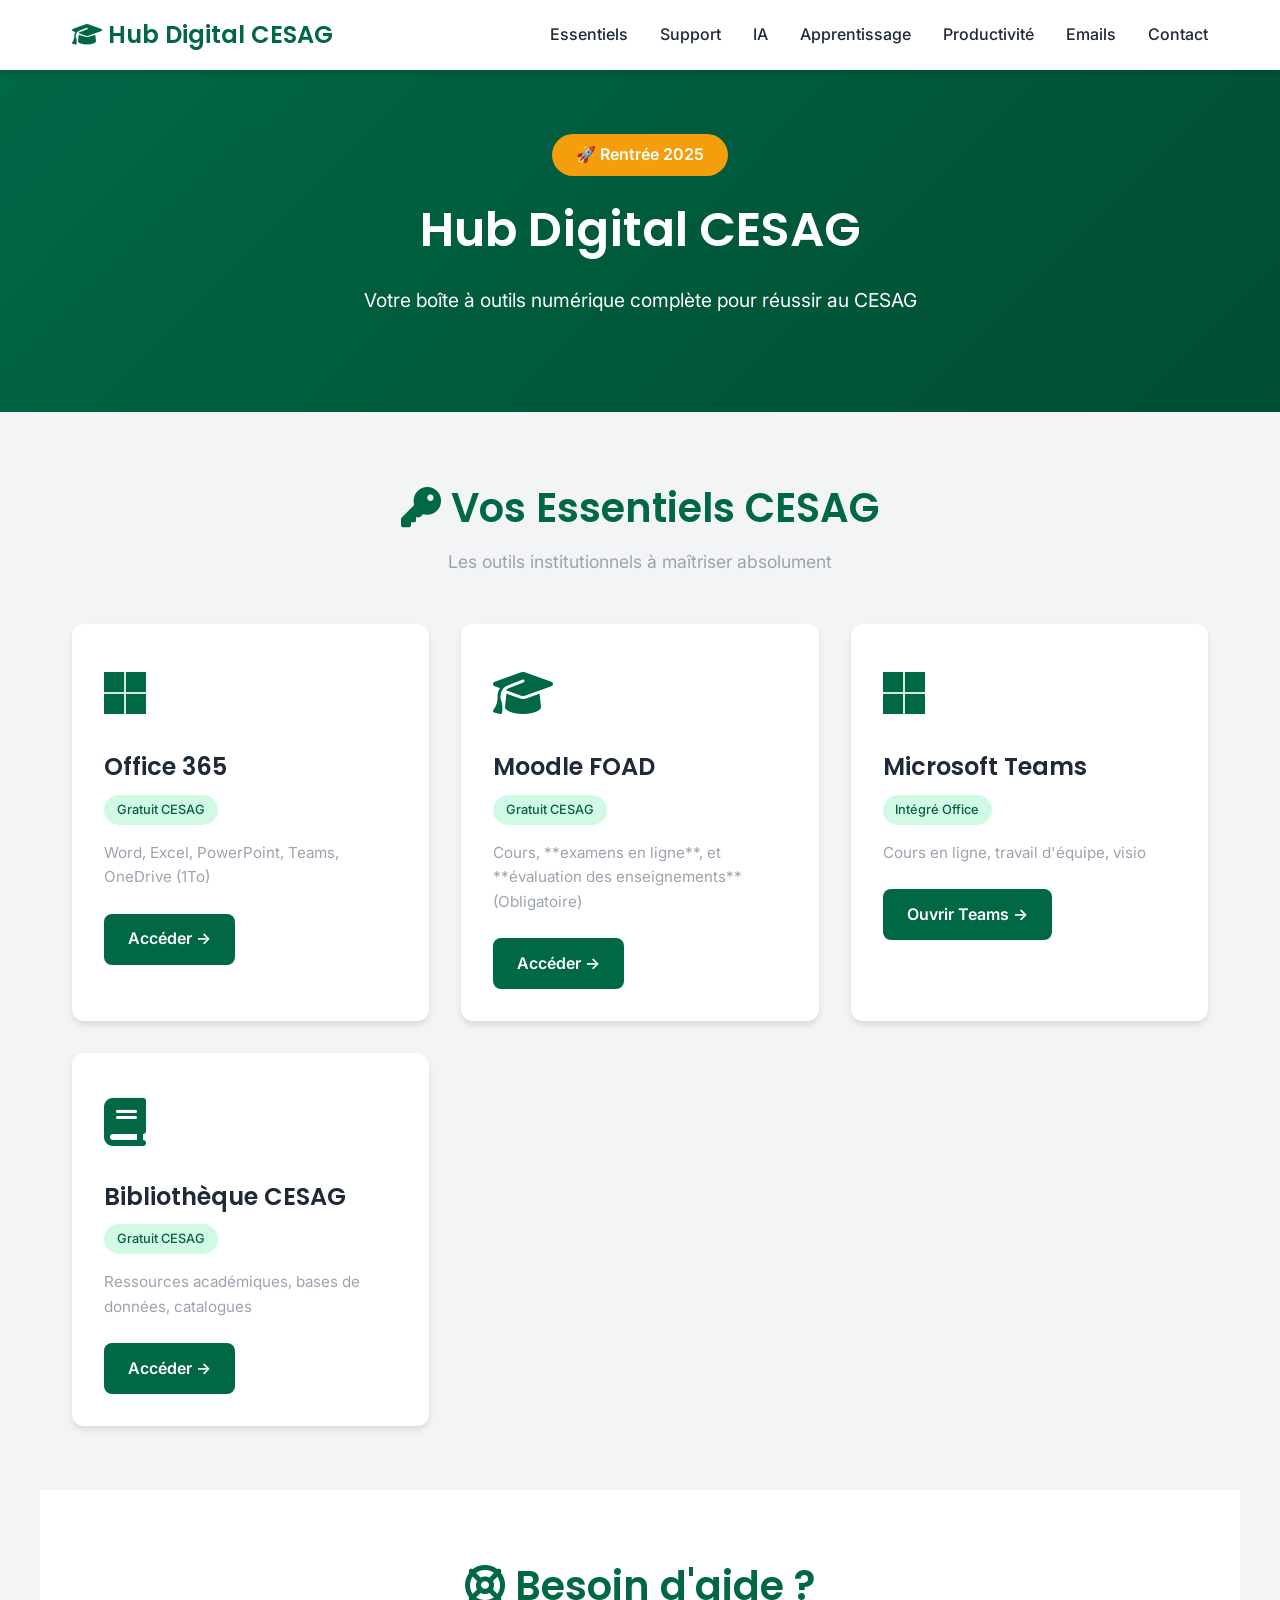
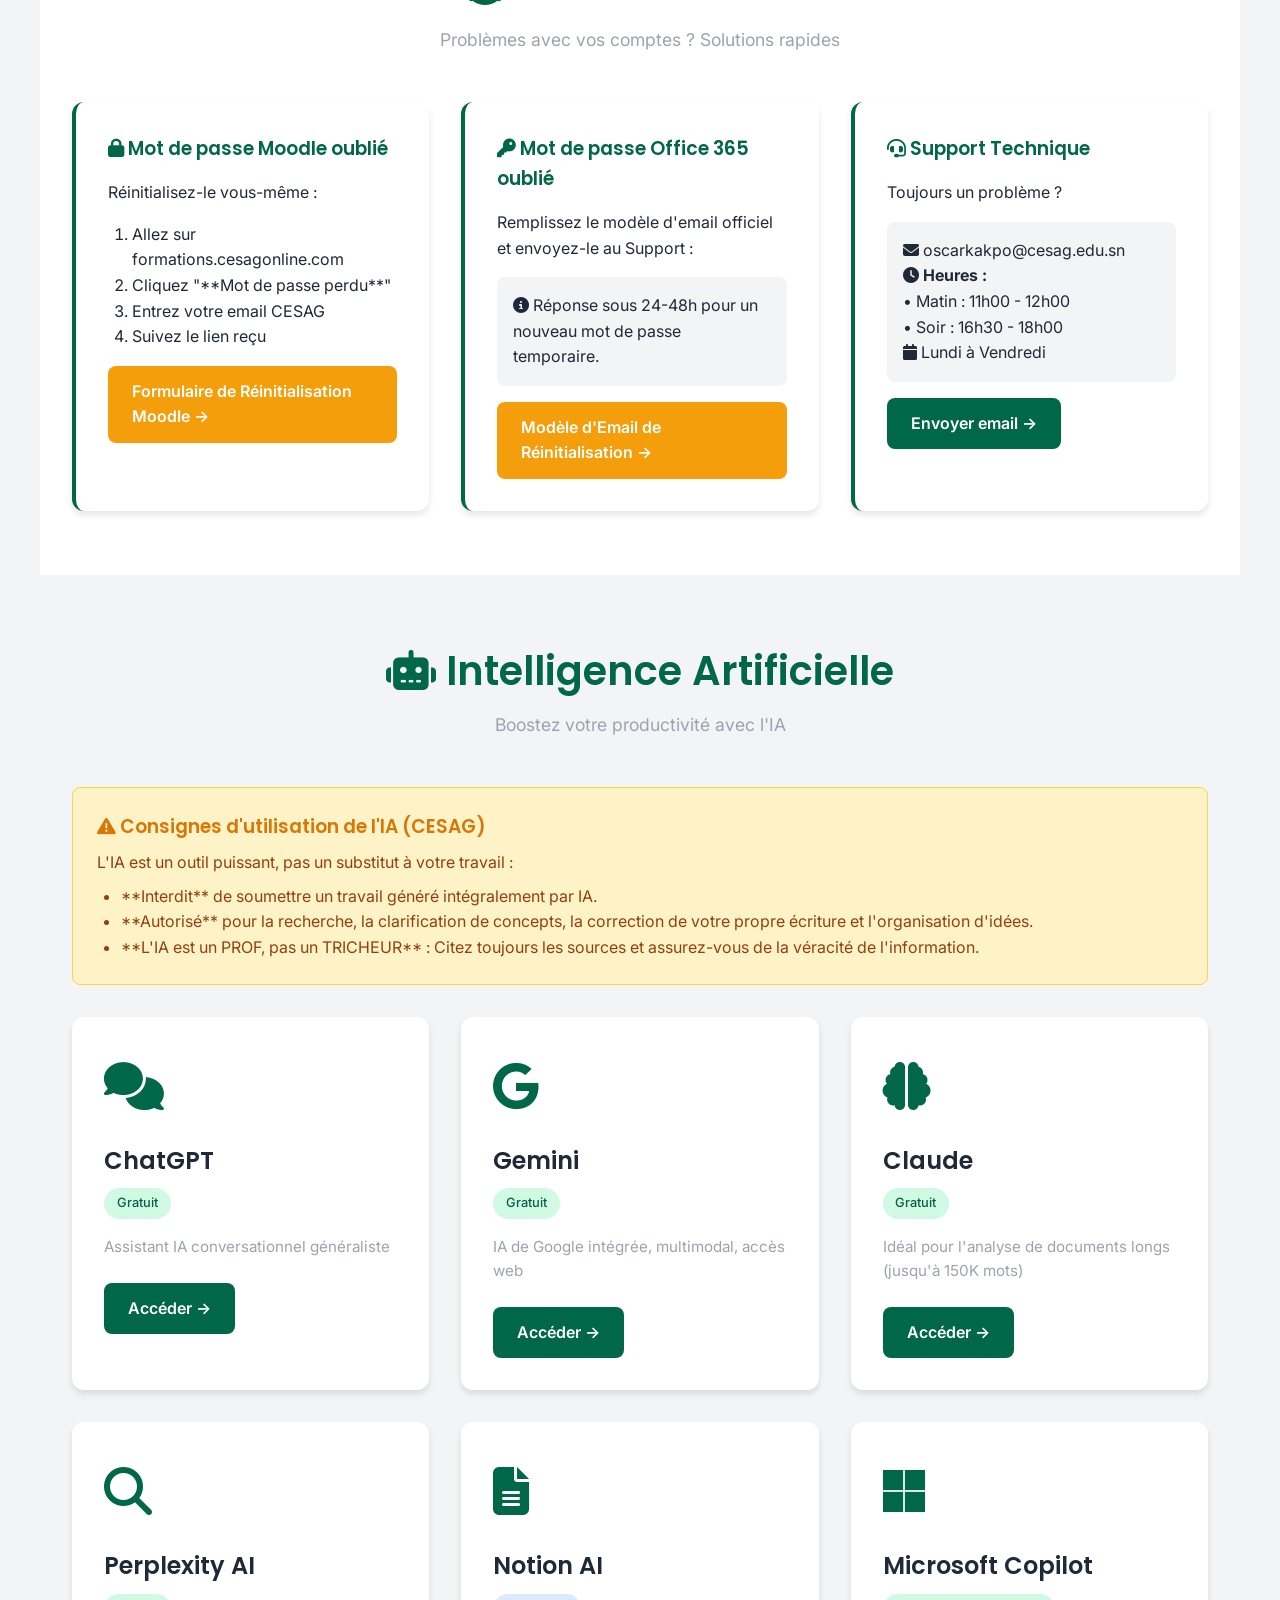
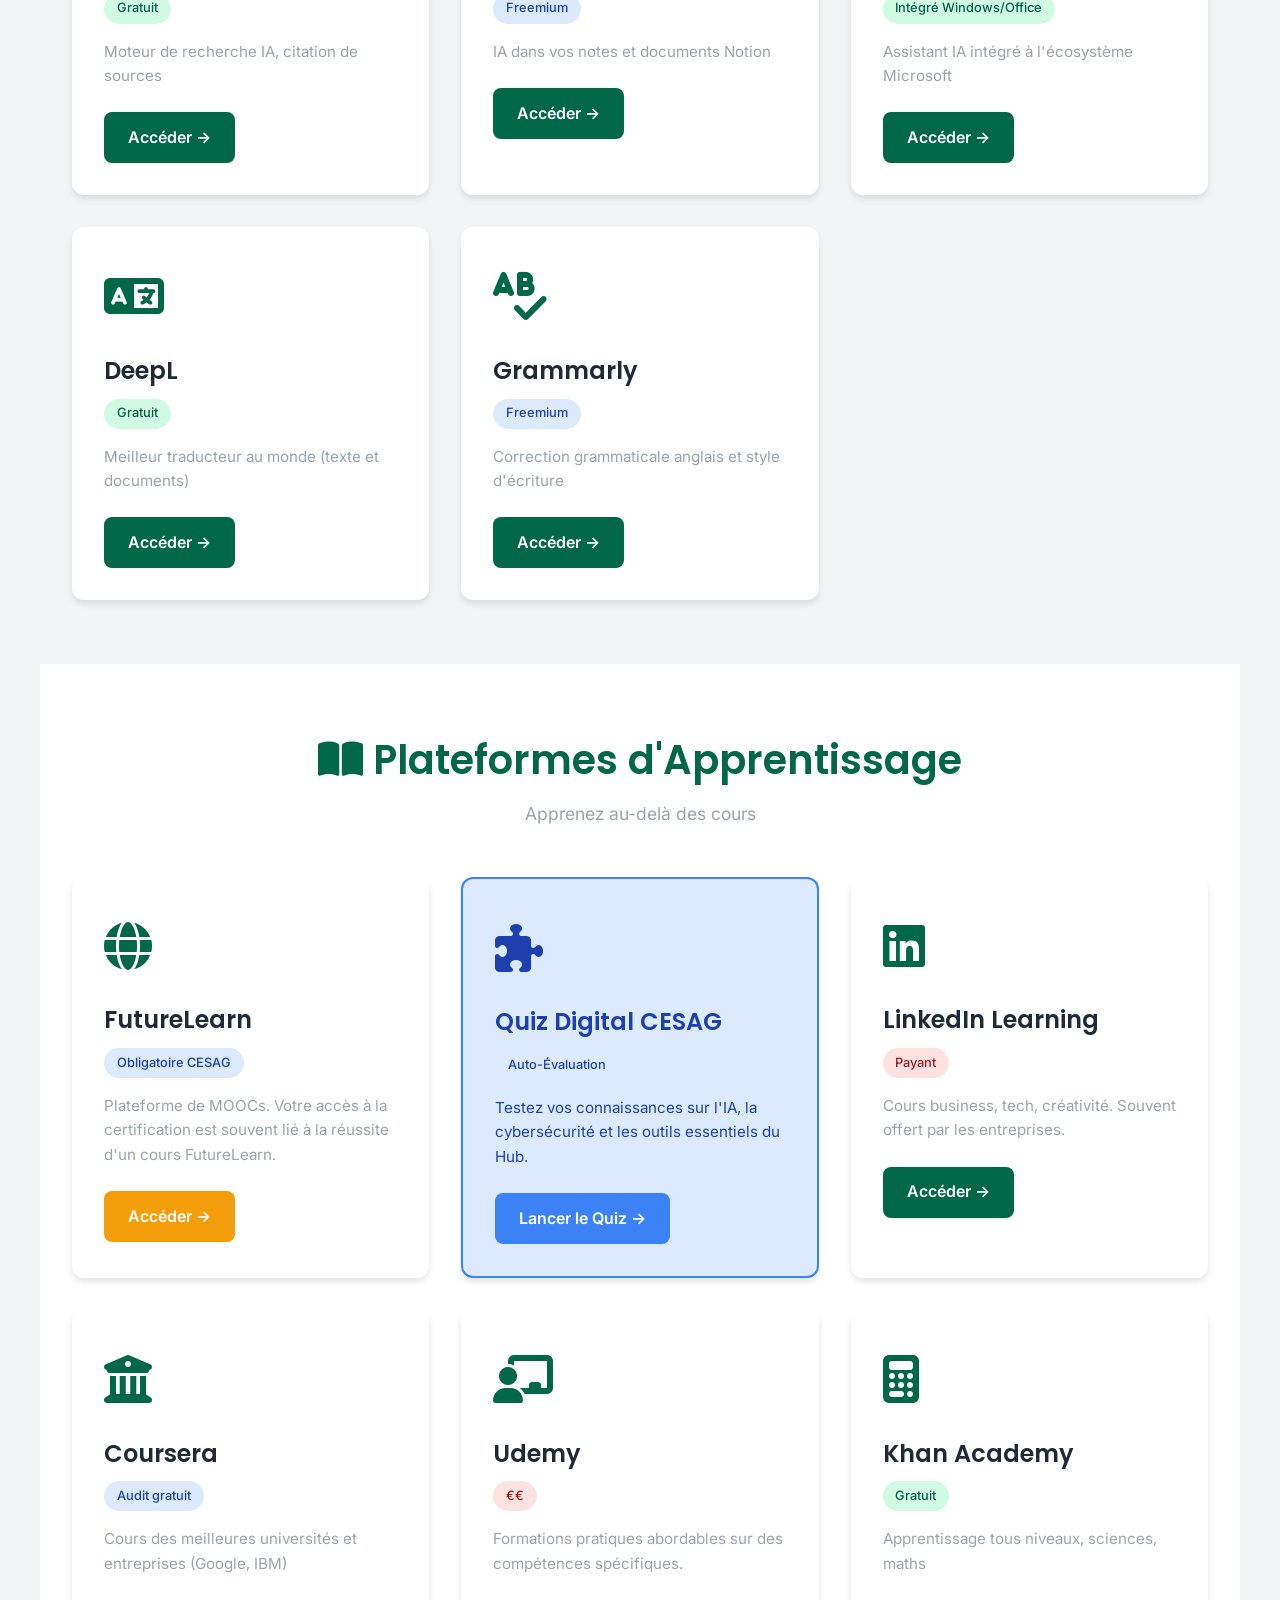
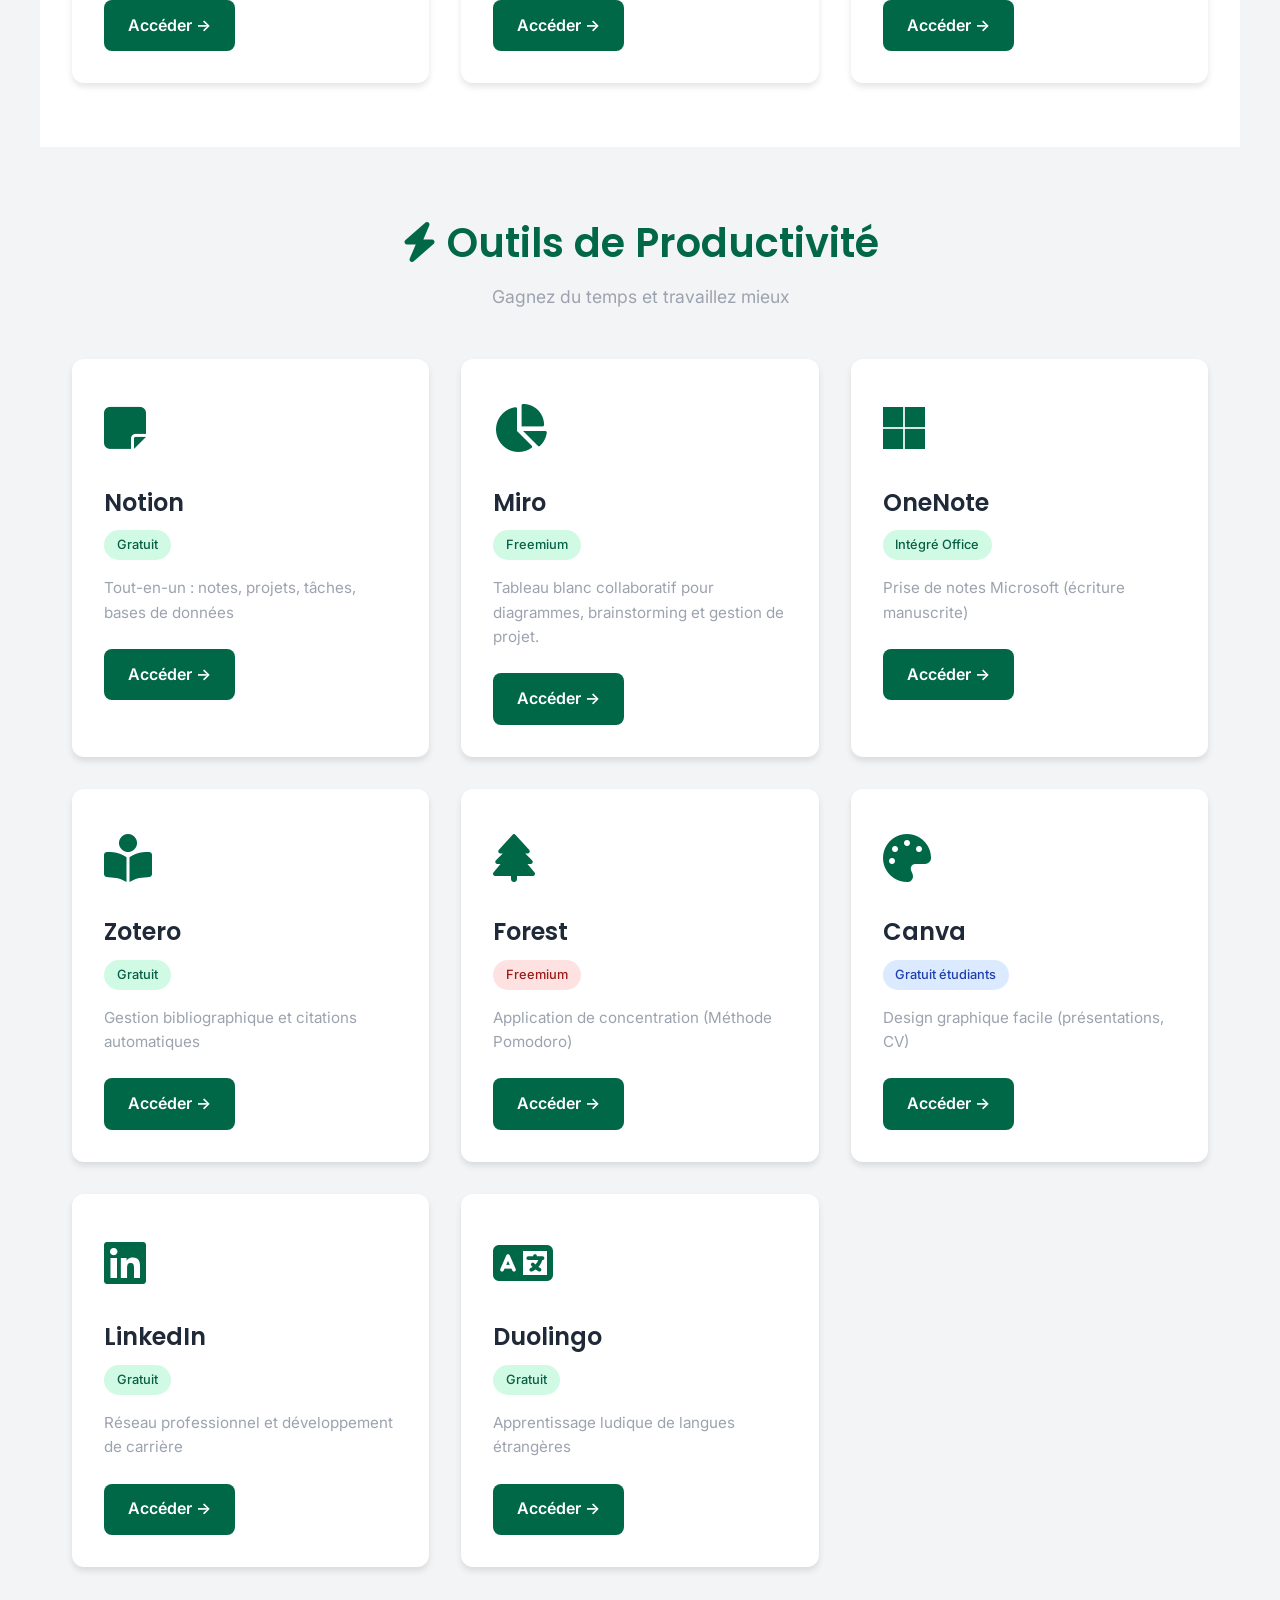
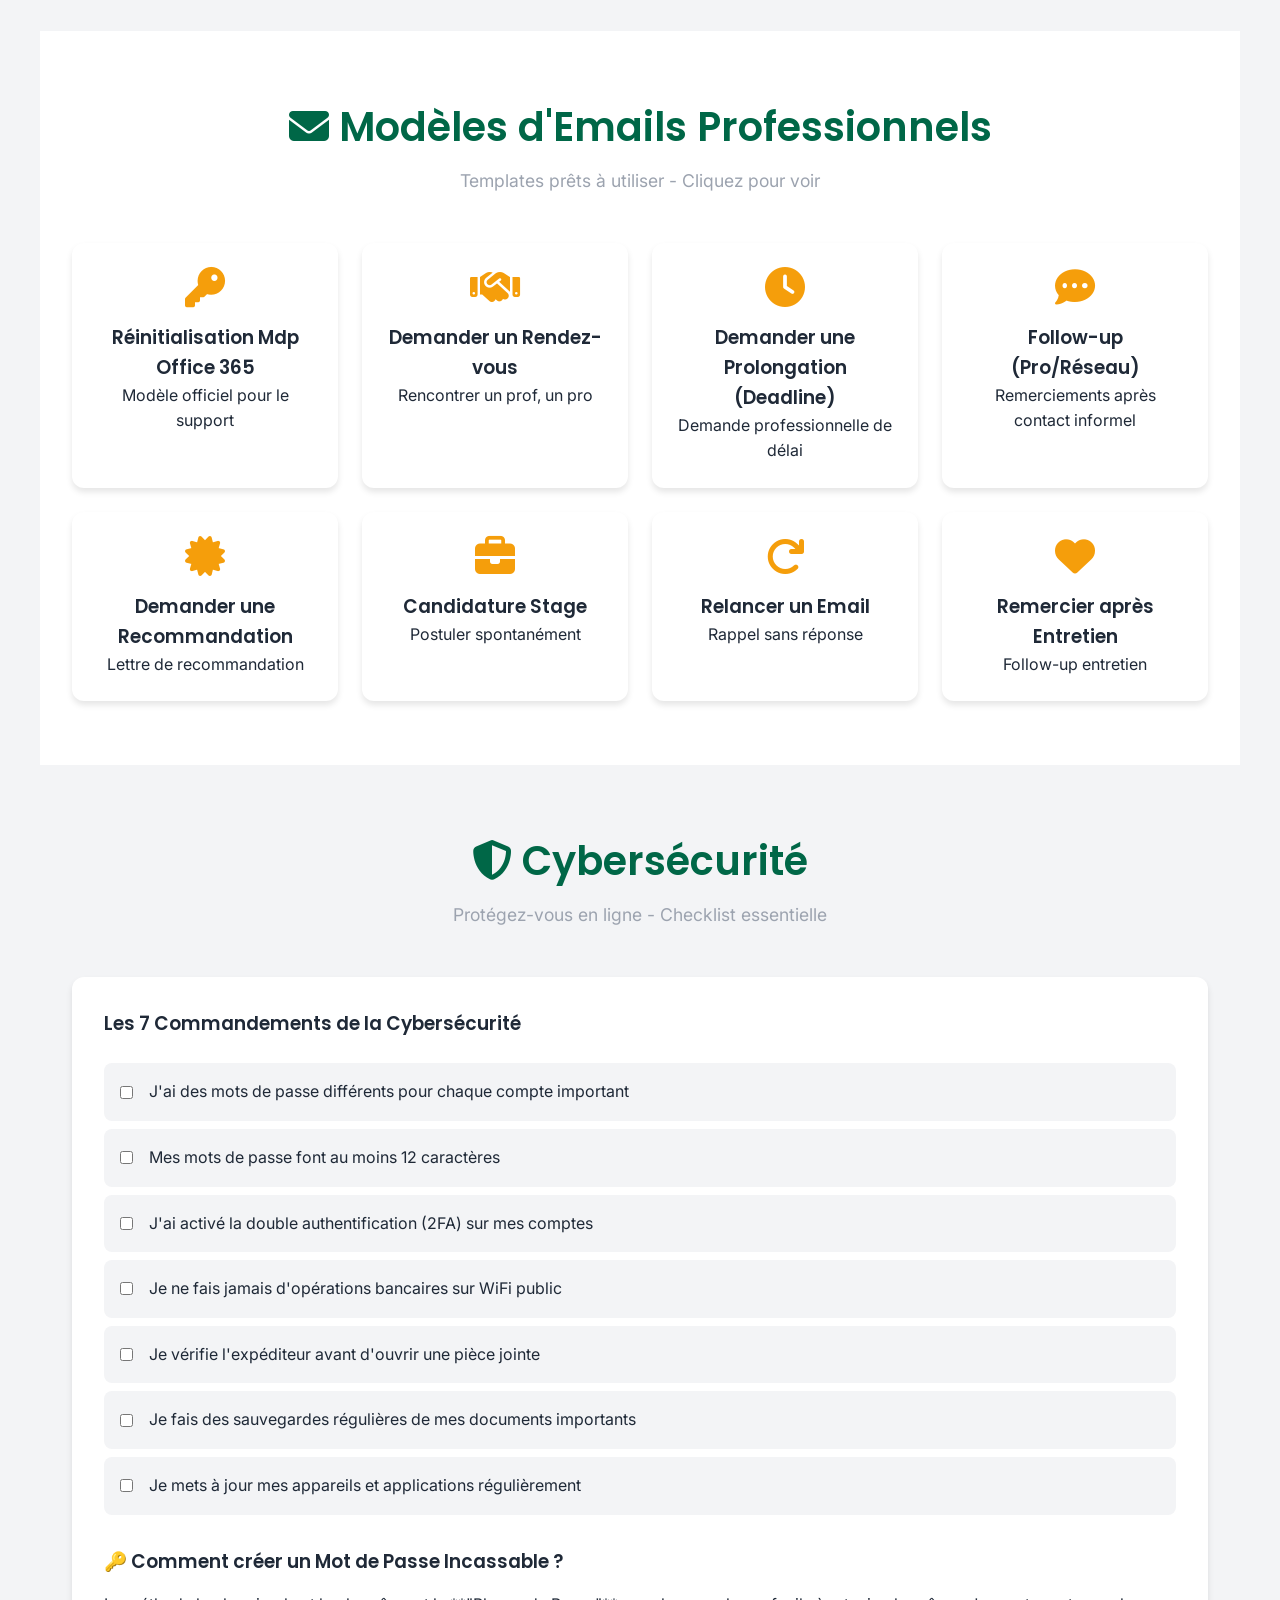
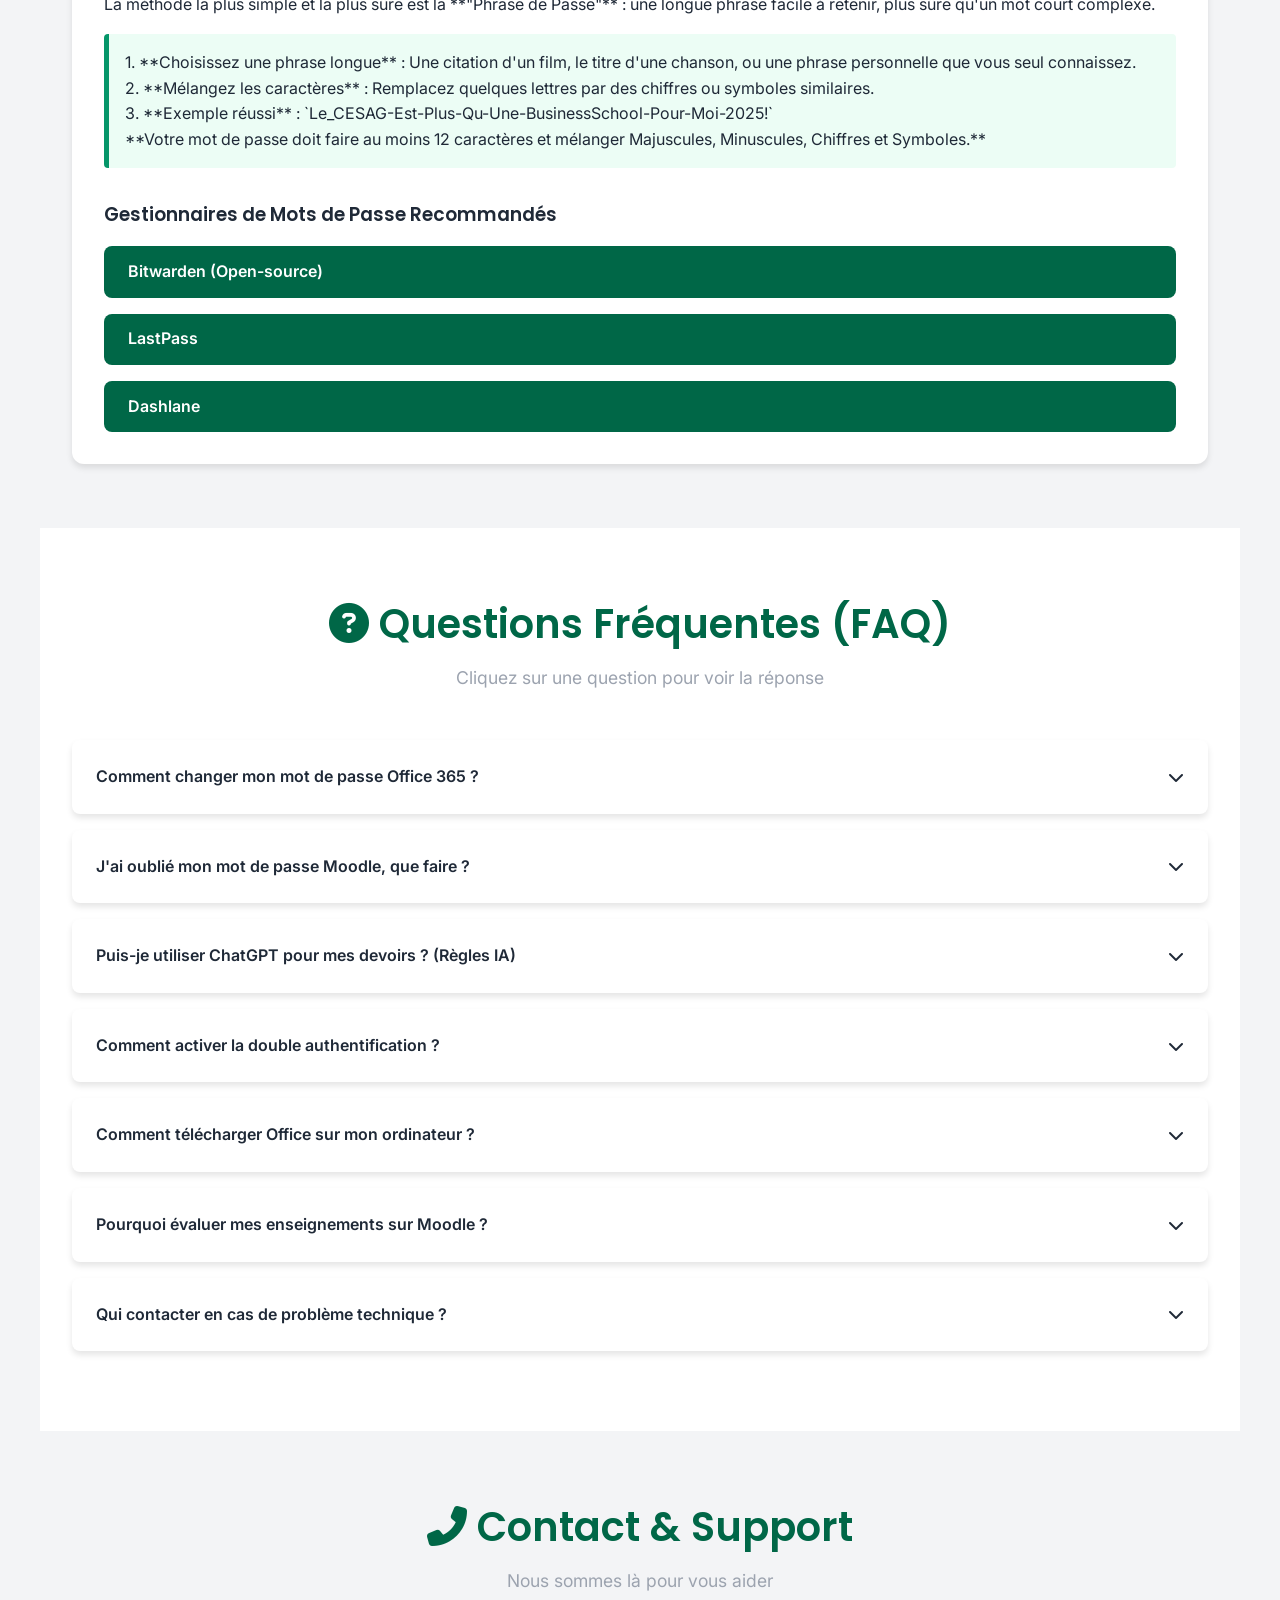
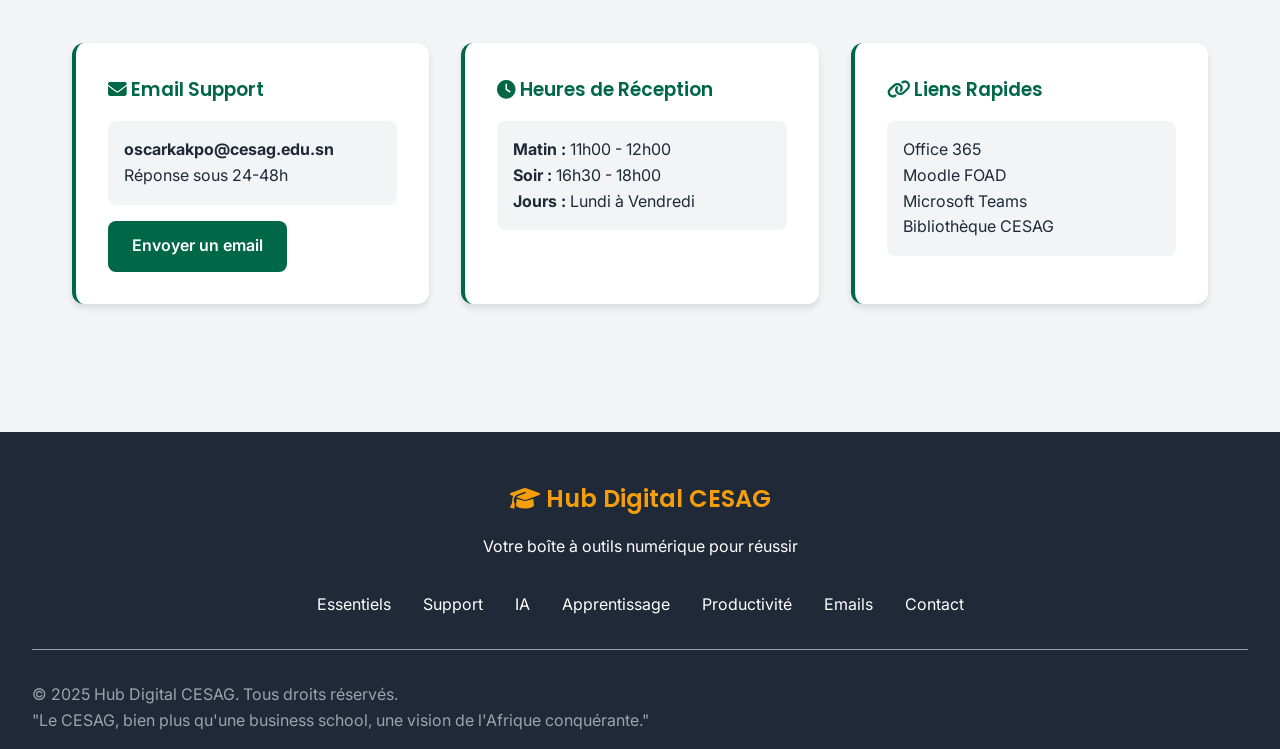
<file: Hub digital CESAG.html>
<!DOCTYPE html>
<html lang="fr">
<head>
    <meta charset="UTF-8">
    <meta name="viewport" content="width=device-width, initial-scale=1.0">
    <title>Hub Digital CESAG - Votre boîte à outils numérique</title>
    <link href="https://fonts.googleapis.com/css2?family=Poppins:wght@400;500;600;700&family=Inter:wght@300;400;500;600&display=swap" rel="stylesheet">
    <link rel="stylesheet" href="https://cdnjs.cloudflare.com/ajax/libs/font-awesome/6.4.0/css/all.min.css">
    
    <style>
        :root {
            --vert-cesag: #006747;
            --orange-cesag: #F59E0B;
            --blanc: #FFFFFF;
            --gris-clair: #F3F4F6;
            --gris-moyen: #9CA3AF;
            --gris-fonce: #1F2937;
            --vert-hover: #004d34;
            --shadow: 0 4px 6px rgba(0, 0, 0, 0.1);
            --shadow-lg: 0 10px 25px rgba(0, 0, 0, 0.15);
        }

        * {
            margin: 0;
            padding: 0;
            box-sizing: border-box;
        }

        body {
            font-family: 'Inter', sans-serif;
            background-color: var(--gris-clair);
            color: var(--gris-fonce);
            line-height: 1.6;
        }

        h1, h2, h3 { font-family: 'Poppins', sans-serif; font-weight: 600; }
        a { text-decoration: none; color: inherit; }
        button { cursor: pointer; border: none; outline: none; }

        .navbar {
            position: sticky;
            top: 0;
            z-index: 1000;
            background: var(--blanc);
            box-shadow: var(--shadow);
            padding: 1rem 0;
        }

        .navbar-container {
            max-width: 1200px;
            margin: 0 auto;
            padding: 0 2rem;
            display: flex;
            justify-content: space-between;
            align-items: center;
        }

        .navbar-logo h1 {
            font-size: 1.5rem;
            color: var(--vert-cesag);
        }

        .navbar-menu {
            display: flex;
            gap: 2rem;
            list-style: none;
        }

        .navbar-menu a {
            color: var(--gris-fonce);
            font-weight: 500;
            transition: color 0.3s;
        }

        .navbar-menu a:hover { color: var(--vert-cesag); }

        .hero {
            background: linear-gradient(135deg, var(--vert-cesag) 0%, var(--vert-hover) 100%);
            color: var(--blanc);
            padding: 4rem 2rem;
            text-align: center;
        }

        .hero h1 {
            font-size: 3rem;
            margin-bottom: 1rem;
        }

        .hero p {
            font-size: 1.2rem;
            margin-bottom: 2rem;
        }

        .hero-badge {
            display: inline-block;
            background: var(--orange-cesag);
            padding: 0.5rem 1.5rem;
            border-radius: 50px;
            font-weight: 600;
            margin-bottom: 1rem;
        }

        .section {
            max-width: 1200px;
            margin: 0 auto;
            padding: 4rem 2rem;
        }

        .section-header {
            text-align: center;
            margin-bottom: 3rem;
        }

        .section-header h2 {
            font-size: 2.5rem;
            color: var(--vert-cesag);
            margin-bottom: 0.5rem;
        }

        .section-header p {
            font-size: 1.1rem;
            color: var(--gris-moyen);
        }

        .cards-grid {
            display: grid;
            grid-template-columns: repeat(auto-fit, minmax(280px, 1fr));
            gap: 2rem;
        }

        .card {
            background: var(--blanc);
            padding: 2rem;
            border-radius: 12px;
            box-shadow: var(--shadow);
            transition: transform 0.3s, box-shadow 0.3s;
        }

        .card:hover {
            transform: translateY(-5px);
            box-shadow: var(--shadow-lg);
        }

        .card-icon {
            font-size: 3rem;
            color: var(--vert-cesag);
            margin-bottom: 1rem;
        }

        .card-title {
            font-size: 1.5rem;
            color: var(--gris-fonce);
            margin-bottom: 0.5rem;
        }

        .card-description {
            color: var(--gris-moyen);
            margin-bottom: 1.5rem;
            font-size: 0.95rem;
        }

        .card-tag {
            display: inline-block;
            padding: 0.3rem 0.8rem;
            border-radius: 20px;
            font-size: 0.8rem;
            font-weight: 500;
            margin-bottom: 1rem;
        }

        .card-tag.gratuit { background: #D1FAE5; color: #065F46; }
        .card-tag.payant { background: #FEE2E2; color: #991B1B; }
        .card-tag.etudiant { background: #DBEAFE; color: #1E40AF; }

        .btn {
            display: inline-block;
            padding: 0.8rem 1.5rem;
            border-radius: 8px;
            font-weight: 600;
            transition: all 0.3s;
        }

        .btn-primary {
            background: var(--vert-cesag);
            color: var(--blanc);
        }

        .btn-primary:hover { background: var(--vert-hover); }

        .btn-secondary {
            background: var(--orange-cesag);
            color: var(--blanc);
        }

        .btn-secondary:hover { background: #D97706; }

        .support-grid {
            display: grid;
            grid-template-columns: repeat(auto-fit, minmax(300px, 1fr));
            gap: 2rem;
        }

        .support-card {
            background: var(--blanc);
            padding: 2rem;
            border-radius: 12px;
            box-shadow: var(--shadow);
            border-left: 4px solid var(--vert-cesag);
        }

        .support-card h3 {
            color: var(--vert-cesag);
            margin-bottom: 1rem;
        }

        .support-info {
            margin: 1rem 0;
            padding: 1rem;
            background: var(--gris-clair);
            border-radius: 8px;
        }

        .email-templates {
            display: grid;
            grid-template-columns: repeat(auto-fit, minmax(250px, 1fr));
            gap: 1.5rem;
        }

        .email-card {
            background: var(--blanc);
            padding: 1.5rem;
            border-radius: 12px;
            box-shadow: var(--shadow);
            cursor: pointer;
            transition: all 0.3s;
            text-align: center;
        }

        .email-card:hover {
            transform: translateY(-3px);
            box-shadow: var(--shadow-lg);
            border: 2px solid var(--vert-cesag);
        }

        .email-card i {
            font-size: 2.5rem;
            color: var(--orange-cesag);
            margin-bottom: 1rem;
        }

        .modal {
            display: none;
            position: fixed;
            z-index: 2000;
            left: 0;
            top: 0;
            width: 100%;
            height: 100%;
            background: rgba(0, 0, 0, 0.7);
        }

        .modal-content {
            background: var(--blanc);
            margin: 5% auto;
            padding: 2rem;
            border-radius: 12px;
            max-width: 700px;
            max-height: 80vh;
            overflow-y: auto;
            position: relative;
        }
        
        #quizModal .modal-content {
            max-width: 500px;
        }
        
        .modal-close {
            position: absolute;
            top: 1rem;
            right: 1rem;
            font-size: 2rem;
            color: var(--gris-moyen);
            cursor: pointer;
        }

        .modal-close:hover { color: var(--gris-fonce); }

        .email-template {
            background: var(--gris-clair);
            padding: 1.5rem;
            border-radius: 8px;
            margin: 1rem 0;
            font-family: 'Courier New', monospace;
            white-space: pre-wrap;
            font-size: 0.9rem;
        }

        .copy-btn {
            background: var(--vert-cesag);
            color: var(--blanc);
            padding: 0.8rem 1.5rem;
            border-radius: 8px;
            font-weight: 600;
            margin-top: 1rem;
            cursor: pointer;
        }

        .copy-btn:hover { background: var(--vert-hover); }

        .checklist {
            background: var(--blanc);
            padding: 2rem;
            border-radius: 12px;
            box-shadow: var(--shadow);
        }

        .checklist-item {
            display: flex;
            align-items: center;
            gap: 1rem;
            padding: 1rem;
            margin: 0.5rem 0;
            background: var(--gris-clair);
            border-radius: 8px;
        }

        .faq-item {
            background: var(--blanc);
            margin: 1rem 0;
            border-radius: 8px;
            box-shadow: var(--shadow);
            overflow: hidden;
        }

        .faq-question {
            padding: 1.5rem;
            cursor: pointer;
            display: flex;
            justify-content: space-between;
            align-items: center;
            font-weight: 600;
            color: var(--gris-fonce);
        }

        .faq-question:hover { background: var(--gris-clair); }

        .faq-answer {
            max-height: 0;
            overflow: hidden;
            transition: max-height 0.3s ease;
            padding: 0 1.5rem;
            color: var(--gris-moyen);
        }

        .faq-answer.active {
            max-height: 500px;
            padding: 1.5rem;
        }

        .faq-icon {
            transition: transform 0.3s;
        }

        .faq-icon.active { transform: rotate(180deg); }

        .footer {
            background: var(--gris-fonce);
            color: var(--blanc);
            padding: 3rem 2rem 1rem;
            margin-top: 4rem;
        }

        .footer-container {
            max-width: 1200px;
            margin: 0 auto;
            text-align: center;
        }

        .footer-bottom {
            margin-top: 2rem;
            padding-top: 2rem;
            border-top: 1px solid var(--gris-moyen);
            color: var(--gris-moyen);
        }

        .back-to-top {
            position: fixed;
            bottom: 2rem;
            right: 2rem;
            background: var(--vert-cesag);
            color: var(--blanc);
            width: 50px;
            height: 50px;
            border-radius: 50%;
            display: flex;
            align-items: center;
            justify-content: center;
            font-size: 1.5rem;
            cursor: pointer;
            opacity: 0;
            visibility: hidden;
            transition: all 0.3s;
            z-index: 1000;
        }

        .back-to-top.show {
            opacity: 1;
            visibility: visible;
        }

        .back-to-top:hover {
            background: var(--vert-hover);
            transform: translateY(-5px);
        }

        .ia-alert {
            background: #FEF3C7; /* Jaune clair */
            border: 1px solid #FCD34D; /* Jaune moyen */
            color: #92400E; /* Marron foncé */
            padding: 1.5rem;
            border-radius: 8px;
            margin-bottom: 2rem;
            text-align: left;
        }
        .ia-alert h3 {
            color: #D97706; /* Orange foncé */
            margin-bottom: 0.5rem;
        }
        .ia-alert ul {
            list-style: disc;
            margin-left: 1.5rem;
            margin-top: 0.5rem;
        }
        .password-tip {
            background: #ecfdf5; /* Vert très clair */
            border-left: 5px solid #059669; /* Vert plus foncé */
            padding: 1rem;
            border-radius: 4px;
            margin-top: 1rem;
        }
        .quiz-card {
             background: #DBEAFE; /* Bleu clair */
             border: 2px solid #3B82F6; /* Bleu moyen */
             color: #1E40AF; /* Bleu foncé */
        }
        .quiz-card .btn-primary {
             background: #3B82F6;
             color: var(--blanc);
        }
        .quiz-card .btn-primary:hover {
             background: #2563EB;
        }
        .quiz-option {
            background: var(--gris-clair);
            padding: 10px;
            border-radius: 6px;
            margin: 8px 0;
            cursor: pointer;
            transition: all 0.2s;
            border: 1px solid transparent;
        }
        .quiz-option:hover {
            background: #E5E7EB;
        }
        .quiz-option.selected {
            border: 2px solid var(--vert-cesag);
        }
        
        /* Styles pour l'interactivité */
        .quiz-option.correct {
            background: #D1FAE5; /* Vert très clair */
            border: 2px solid #059669; /* Vert foncé */
        }
        .quiz-option.incorrect {
            background: #FEE2E2; /* Rouge très clair */
            border: 2px solid #991B1B; /* Rouge foncé */
        }
        
        #quizResult {
            text-align: center;
            padding: 1rem;
            border-radius: 8px;
            margin-top: 1rem;
            font-weight: 700;
        }
        .reward-gold {
            background: #FBBF24;
            color: #78350F;
        }
        .reward-silver {
            background: #D1D5DB;
            color: #4B5563;
        }
        .reward-bronze {
            background: #FCA5A5;
            color: #991B1B;
        }

        @media (max-width: 768px) {
            .hero h1 { font-size: 2rem; }
            .section-header h2 { font-size: 1.8rem; }
            .cards-grid { grid-template-columns: 1fr; }
        }
    </style>
</head>
<body>

    <nav class="navbar">
        <div class="navbar-container">
            <div class="navbar-logo">
                <h1><i class="fas fa-graduation-cap"></i> Hub Digital CESAG</h1>
            </div>
            <ul class="navbar-menu">
                <li><a href="#essentiels">Essentiels</a></li>
                <li><a href="#support">Support</a></li>
                <li><a href="#ia">IA</a></li>
                <li><a href="#apprentissage">Apprentissage</a></li>
                <li><a href="#productivite">Productivité</a></li>
                <li><a href="#emails">Emails</a></li>
                <li><a href="#contact">Contact</a></li>
            </ul>
        </div>
    </nav>

    <section class="hero">
        <div class="hero-container">
            <span class="hero-badge">🚀 Rentrée 2025</span>
            <h1>Hub Digital CESAG</h1>
            <p>Votre boîte à outils numérique complète pour réussir au CESAG</p>
        </div>
    </section>

    <section class="section" id="essentiels">
        <div class="section-header">
            <h2><i class="fas fa-key"></i> Vos Essentiels CESAG</h2>
            <p>Les outils institutionnels à maîtriser absolument</p>
        </div>
        <div class="cards-grid">
            <div class="card">
                <div class="card-icon"><i class="fab fa-microsoft"></i></div>
                <h3 class="card-title">Office 365</h3>
                <span class="card-tag gratuit">Gratuit CESAG</span>
                <p class="card-description">Word, Excel, PowerPoint, Teams, OneDrive (1To)</p>
                <a href="https://www.office.com" target="_blank" class="btn btn-primary">Accéder →</a>
            </div>

            <div class="card">
                <div class="card-icon"><i class="fas fa-graduation-cap"></i></div>
                <h3 class="card-title">Moodle FOAD</h3>
                <span class="card-tag gratuit">Gratuit CESAG</span>
                <p class="card-description">Cours, **examens en ligne**, et **évaluation des enseignements** (Obligatoire)</p>
                <a href="https://formations.cesagonline.com" target="_blank" class="btn btn-primary">Accéder →</a>
            </div>

            <div class="card">
                <div class="card-icon"><i class="fab fa-microsoft"></i></div>
                <h3 class="card-title">Microsoft Teams</h3>
                <span class="card-tag gratuit">Intégré Office</span>
                <p class="card-description">Cours en ligne, travail d'équipe, visio</p>
                <a href="https://teams.microsoft.com" target="_blank" class="btn btn-primary">Ouvrir Teams →</a>
            </div>

            <div class="card">
                <div class="card-icon"><i class="fas fa-book"></i></div>
                <h3 class="card-title">Bibliothèque CESAG</h3>
                <span class="card-tag gratuit">Gratuit CESAG</span>
                <p class="card-description">Ressources académiques, bases de données, catalogues</p>
                <a href="https://bibliotheque.cesag.sn/" target="_blank" class="btn btn-primary">Accéder →</a>
            </div>
        </div>
    </section>

    <section class="section" id="support" style="background: var(--blanc);">
        <div class="section-header">
            <h2><i class="fas fa-life-ring"></i> Besoin d'aide ?</h2>
            <p>Problèmes avec vos comptes ? Solutions rapides</p>
        </div>
        <div class="support-grid">
            <div class="support-card">
                <h3><i class="fas fa-lock"></i> Mot de passe Moodle oublié</h3>
                <p>Réinitialisez-le vous-même :</p>
                <ol style="margin: 1rem 0; padding-left: 1.5rem;">
                    <li>Allez sur formations.cesagonline.com</li>
                    <li>Cliquez "**Mot de passe perdu**"</li>
                    <li>Entrez votre email CESAG</li>
                    <li>Suivez le lien reçu</li>
                </ol>
                <a href="https://formations.cesagonline.com/login/forgot_password.php" target="_blank" class="btn btn-secondary">Formulaire de Réinitialisation Moodle →</a>
            </div>

            <div class="support-card">
                <h3><i class="fas fa-key"></i> Mot de passe Office 365 oublié</h3>
                <p>Remplissez le modèle d'email officiel et envoyez-le au Support :</p>
                <div class="support-info">
                    <p><i class="fas fa-info-circle"></i> Réponse sous 24-48h pour un nouveau mot de passe temporaire.</p>
                </div>
                <a href="#emails" class="btn btn-secondary">Modèle d'Email de Réinitialisation →</a>
            </div>

            <div class="support-card">
                <h3><i class="fas fa-headset"></i> Support Technique</h3>
                <p>Toujours un problème ?</p>
                <div class="support-info">
                    <p><i class="fas fa-envelope"></i> oscarkakpo@cesag.edu.sn</p>
                    <p><i class="fas fa-clock"></i> <strong>Heures :</strong></p>
                    <p>• Matin : 11h00 - 12h00</p>
                    <p>• Soir : 16h30 - 18h00</p>
                    <p><i class="fas fa-calendar"></i> Lundi à Vendredi</p>
                </div>
                <a href="mailto:oscarkakpo@cesag.edu.sn" class="btn btn-primary">Envoyer email →</a>
            </div>
        </div>
    </section>

    <section class="section" id="ia">
        <div class="section-header">
            <h2><i class="fas fa-robot"></i> Intelligence Artificielle</h2>
            <p>Boostez votre productivité avec l'IA</p>
        </div>

        <div class="ia-alert">
            <h3><i class="fas fa-exclamation-triangle"></i> Consignes d'utilisation de l'IA (CESAG)</h3>
            <p>L'IA est un outil puissant, pas un substitut à votre travail :</p>
            <ul>
                <li>**Interdit** de soumettre un travail généré intégralement par IA.</li>
                <li>**Autorisé** pour la recherche, la clarification de concepts, la correction de votre propre écriture et l'organisation d'idées.</li>
                <li>**L'IA est un PROF, pas un TRICHEUR** : Citez toujours les sources et assurez-vous de la véracité de l'information.</li>
            </ul>
        </div>

        <div class="cards-grid">
            <div class="card">
                <div class="card-icon"><i class="fas fa-comments"></i></div>
                <h3 class="card-title">ChatGPT</h3>
                <span class="card-tag gratuit">Gratuit</span>
                <p class="card-description">Assistant IA conversationnel généraliste</p>
                <a href="https://chat.openai.com" target="_blank" class="btn btn-primary">Accéder →</a>
            </div>

            <div class="card">
                <div class="card-icon"><i class="fab fa-google"></i></div>
                <h3 class="card-title">Gemini</h3>
                <span class="card-tag gratuit">Gratuit</span>
                <p class="card-description">IA de Google intégrée, multimodal, accès web</p>
                <a href="https://gemini.google.com" target="_blank" class="btn btn-primary">Accéder →</a>
            </div>

            <div class="card">
                <div class="card-icon"><i class="fas fa-brain"></i></div>
                <h3 class="card-title">Claude</h3>
                <span class="card-tag gratuit">Gratuit</span>
                <p class="card-description">Idéal pour l'analyse de documents longs (jusqu'à 150K mots)</p>
                <a href="https://claude.ai" target="_blank" class="btn btn-primary">Accéder →</a>
            </div>

             <div class="card">
                <div class="card-icon"><i class="fas fa-search"></i></div>
                <h3 class="card-title">Perplexity AI</h3>
                <span class="card-tag gratuit">Gratuit</span>
                <p class="card-description">Moteur de recherche IA, citation de sources</p>
                <a href="https://www.perplexity.ai" target="_blank" class="btn btn-primary">Accéder →</a>
            </div>

            <div class="card">
                <div class="card-icon"><i class="fas fa-file-alt"></i></div>
                <h3 class="card-title">Notion AI</h3>
                <span class="card-tag etudiant">Freemium</span>
                <p class="card-description">IA dans vos notes et documents Notion</p>
                <a href="https://notion.so" target="_blank" class="btn btn-primary">Accéder →</a>
            </div>
            
            <div class="card">
                <div class="card-icon"><i class="fab fa-microsoft"></i></div>
                <h3 class="card-title">Microsoft Copilot</h3>
                <span class="card-tag gratuit">Intégré Windows/Office</span>
                <p class="card-description">Assistant IA intégré à l'écosystème Microsoft</p>
                <a href="https://copilot.microsoft.com" target="_blank" class="btn btn-primary">Accéder →</a>
            </div>

            <div class="card">
                <div class="card-icon"><i class="fas fa-language"></i></div>
                <h3 class="card-title">DeepL</h3>
                <span class="card-tag gratuit">Gratuit</span>
                <p class="card-description">Meilleur traducteur au monde (texte et documents)</p>
                <a href="https://deepl.com" target="_blank" class="btn btn-primary">Accéder →</a>
            </div>

            <div class="card">
                <div class="card-icon"><i class="fas fa-spell-check"></i></div>
                <h3 class="card-title">Grammarly</h3>
                <span class="card-tag etudiant">Freemium</span>
                <p class="card-description">Correction grammaticale anglais et style d'écriture</p>
                <a href="https://grammarly.com" target="_blank" class="btn btn-primary">Accéder →</a>
            </div>
        </div>
    </section>

    <section class="section" id="apprentissage" style="background: var(--blanc);">
        <div class="section-header">
            <h2><i class="fas fa-book-open"></i> Plateformes d'Apprentissage</h2>
            <p>Apprenez au-delà des cours</p>
        </div>
        <div class="cards-grid">
             <div class="card">
                <div class="card-icon"><i class="fas fa-globe"></i></div>
                <h3 class="card-title">FutureLearn</h3>
                <span class="card-tag etudiant">Obligatoire CESAG</span>
                <p class="card-description">Plateforme de MOOCs. Votre accès à la certification est souvent lié à la réussite d'un cours FutureLearn.</p>
                <a href="https://www.futurelearn.com" target="_blank" class="btn btn-secondary">Accéder →</a>
            </div>
            
            <div class="card quiz-card">
                <div class="card-icon"><i class="fas fa-puzzle-piece" style="color: #1E40AF;"></i></div>
                <h3 class="card-title" style="color: #1E40AF;">Quiz Digital CESAG</h3>
                <span class="card-tag etudiant">Auto-Évaluation</span>
                <p class="card-description" style="color: #1E40AF;">Testez vos connaissances sur l'IA, la cybersécurité et les outils essentiels du Hub.</p>
                <a href="#" class="btn btn-primary" onclick="event.preventDefault(); openQuizModal();">Lancer le Quiz →</a>
            </div>

            <div class="card">
                <div class="card-icon"><i class="fab fa-linkedin"></i></div>
                <h3 class="card-title">LinkedIn Learning</h3>
                <span class="card-tag payant">Payant</span>
                <p class="card-description">Cours business, tech, créativité. Souvent offert par les entreprises.</p>
                <a href="https://learning.linkedin.com" target="_blank" class="btn btn-primary">Accéder →</a>
            </div>

            <div class="card">
                <div class="card-icon"><i class="fas fa-university"></i></div>
                <h3 class="card-title">Coursera</h3>
                <span class="card-tag etudiant">Audit gratuit</span>
                <p class="card-description">Cours des meilleures universités et entreprises (Google, IBM)</p>
                <a href="https://coursera.org" target="_blank" class="btn btn-primary">Accéder →</a>
            </div>

            <div class="card">
                <div class="card-icon"><i class="fas fa-chalkboard-teacher"></i></div>
                <h3 class="card-title">Udemy</h3>
                <span class="card-tag payant">€€</span>
                <p class="card-description">Formations pratiques abordables sur des compétences spécifiques.</p>
                <a href="https://udemy.com" target="_blank" class="btn btn-primary">Accéder →</a>
            </div>

            <div class="card">
                <div class="card-icon"><i class="fas fa-calculator"></i></div>
                <h3 class="card-title">Khan Academy</h3>
                <span class="card-tag gratuit">Gratuit</span>
                <p class="card-description">Apprentissage tous niveaux, sciences, maths</p>
                <a href="https://khanacademy.org" target="_blank" class="btn btn-primary">Accéder →</a>
            </div>
        </div>
    </section>

    <section class="section" id="productivite">
        <div class="section-header">
            <h2><i class="fas fa-bolt"></i> Outils de Productivité</h2>
            <p>Gagnez du temps et travaillez mieux</p>
        </div>
        <div class="cards-grid">
            <div class="card">
                <div class="card-icon"><i class="fas fa-sticky-note"></i></div>
                <h3 class="card-title">Notion</h3>
                <span class="card-tag gratuit">Gratuit</span>
                <p class="card-description">Tout-en-un : notes, projets, tâches, bases de données</p>
                <a href="https://notion.so" target="_blank" class="btn btn-primary">Accéder →</a>
            </div>

            <div class="card">
                <div class="card-icon"><i class="fas fa-chart-pie"></i></div>
                <h3 class="card-title">Miro</h3>
                <span class="card-tag gratuit">Freemium</span>
                <p class="card-description">Tableau blanc collaboratif pour diagrammes, brainstorming et gestion de projet.</p>
                <a href="https://miro.com" target="_blank" class="btn btn-primary">Accéder →</a>
            </div>

            <div class="card">
                <div class="card-icon"><i class="fab fa-microsoft"></i></div>
                <h3 class="card-title">OneNote</h3>
                <span class="card-tag gratuit">Intégré Office</span>
                <p class="card-description">Prise de notes Microsoft (écriture manuscrite)</p>
                <a href="https://www.onenote.com" target="_blank" class="btn btn-primary">Accéder →</a>
            </div>

            <div class="card">
                <div class="card-icon"><i class="fas fa-book-reader"></i></div>
                <h3 class="card-title">Zotero</h3>
                <span class="card-tag gratuit">Gratuit</span>
                <p class="card-description">Gestion bibliographique et citations automatiques</p>
                <a href="https://zotero.org" target="_blank" class="btn btn-primary">Accéder →</a>
            </div>

            <div class="card">
                <div class="card-icon"><i class="fas fa-tree"></i></div>
                <h3 class="card-title">Forest</h3>
                <span class="card-tag payant">Freemium</span>
                <p class="card-description">Application de concentration (Méthode Pomodoro)</p>
                <a href="https://forestapp.cc" target="_blank" class="btn btn-primary">Accéder →</a>
            </div>

            <div class="card">
                <div class="card-icon"><i class="fas fa-palette"></i></div>
                <h3 class="card-title">Canva</h3>
                <span class="card-tag etudiant">Gratuit étudiants</span>
                <p class="card-description">Design graphique facile (présentations, CV)</p>
                <a href="https://canva.com" target="_blank" class="btn btn-primary">Accéder →</a>
            </div>

            <div class="card">
                <div class="card-icon"><i class="fab fa-linkedin"></i></div>
                <h3 class="card-title">LinkedIn</h3>
                <span class="card-tag gratuit">Gratuit</span>
                <p class="card-description">Réseau professionnel et développement de carrière</p>
                <a href="https://linkedin.com" target="_blank" class="btn btn-primary">Accéder →</a>
            </div>

            <div class="card">
                <div class="card-icon"><i class="fas fa-language"></i></div>
                <h3 class="card-title">Duolingo</h3>
                <span class="card-tag gratuit">Gratuit</span>
                <p class="card-description">Apprentissage ludique de langues étrangères</p>
                <a href="https://duolingo.com" target="_blank" class="btn btn-primary">Accéder →</a>
            </div>
        </div>
    </section>

    <section class="section" id="emails" style="background: var(--blanc);">
        <div class="section-header">
            <h2><i class="fas fa-envelope"></i> Modèles d'Emails Professionnels</h2>
            <p>Templates prêts à utiliser - Cliquez pour voir</p>
        </div>
        <div class="email-templates">
            <div class="email-card" onclick="openModal('email6')">
                <i class="fas fa-key"></i>
                <h3>Réinitialisation Mdp Office 365</h3>
                <p>Modèle officiel pour le support</p>
            </div>
            <div class="email-card" onclick="openModal('email1')">
                <i class="fas fa-handshake"></i>
                <h3>Demander un Rendez-vous</h3>
                <p>Rencontrer un prof, un pro</p>
            </div>

            <div class="email-card" onclick="openModal('email7')">
                <i class="fas fa-clock"></i>
                <h3>Demander une Prolongation (Deadline)</h3>
                <p>Demande professionnelle de délai</p>
            </div>
            
            <div class="email-card" onclick="openModal('email8')">
                <i class="fas fa-comment-dots"></i>
                <h3>Follow-up (Pro/Réseau)</h3>
                <p>Remerciements après contact informel</p>
            </div>

            <div class="email-card" onclick="openModal('email2')">
                <i class="fas fa-certificate"></i>
                <h3>Demander une Recommandation</h3>
                <p>Lettre de recommandation</p>
            </div>

            <div class="email-card" onclick="openModal('email3')">
                <i class="fas fa-briefcase"></i>
                <h3>Candidature Stage</h3>
                <p>Postuler spontanément</p>
            </div>

            <div class="email-card" onclick="openModal('email4')">
                <i class="fas fa-redo"></i>
                <h3>Relancer un Email</h3>
                <p>Rappel sans réponse</p>
            </div>

            <div class="email-card" onclick="openModal('email5')">
                <i class="fas fa-heart"></i>
                <h3>Remercier après Entretien</h3>
                <p>Follow-up entretien</p>
            </div>
        </div>
    </section>

    <section class="section" id="securite">
        <div class="section-header">
            <h2><i class="fas fa-shield-alt"></i> Cybersécurité</h2>
            <p>Protégez-vous en ligne - Checklist essentielle</p>
        </div>
        <div class="checklist">
            <h3 style="margin-bottom: 1.5rem;">Les 7 Commandements de la Cybersécurité</h3>
            <div class="checklist-item">
                <input type="checkbox" id="check1">
                <label for="check1">J'ai des mots de passe différents pour chaque compte important</label>
            </div>
            <div class="checklist-item">
                <input type="checkbox" id="check2">
                <label for="check2">Mes mots de passe font au moins 12 caractères</label>
            </div>
            <div class="checklist-item">
                <input type="checkbox" id="check3">
                <label for="check3">J'ai activé la double authentification (2FA) sur mes comptes</label>
            </div>
            <div class="checklist-item">
                <input type="checkbox" id="check4">
                <label for="check4">Je ne fais jamais d'opérations bancaires sur WiFi public</label>
            </div>
            <div class="checklist-item">
                <input type="checkbox" id="check5">
                <label for="check5">Je vérifie l'expéditeur avant d'ouvrir une pièce jointe</label>
            </div>
            <div class="checklist-item">
                <input type="checkbox" id="check6">
                <label for="check6">Je fais des sauvegardes régulières de mes documents importants</label>
            </div>
            <div class="checklist-item">
                <input type="checkbox" id="check7">
                <label for="check7">Je mets à jour mes appareils et applications régulièrement</label>
            </div>

            <h3 style="margin: 2rem 0 1rem;">🔑 Comment créer un Mot de Passe Incassable ?</h3>
            <p>La méthode la plus simple et la plus sûre est la **"Phrase de Passe"** : une longue phrase facile à retenir, plus sûre qu'un mot court complexe.</p>
            <div class="password-tip">
                <p>1. **Choisissez une phrase longue** : Une citation d'un film, le titre d'une chanson, ou une phrase personnelle que vous seul connaissez.</p>
                <p>2. **Mélangez les caractères** : Remplacez quelques lettres par des chiffres ou symboles similaires.</p>
                <p>3. **Exemple réussi** : `Le_CESAG-Est-Plus-Qu-Une-BusinessSchool-Pour-Moi-2025!`</p>
                <p>**Votre mot de passe doit faire au moins 12 caractères et mélanger Majuscules, Minuscules, Chiffres et Symboles.**</p>
            </div>

            <h3 style="margin: 2rem 0 1rem;">Gestionnaires de Mots de Passe Recommandés</h3>
            <div style="display: grid; gap: 1rem;">
                <a href="https://bitwarden.com" target="_blank" class="btn btn-primary">Bitwarden (Open-source)</a>
                <a href="https://lastpass.com" target="_blank" class="btn btn-primary">LastPass</a>
                <a href="https://dashlane.com" target="_blank" class="btn btn-primary">Dashlane</a>
            </div>
        </div>
    </section>

    <section class="section" id="faq" style="background: var(--blanc);">
        <div class="section-header">
            <h2><i class="fas fa-question-circle"></i> Questions Fréquentes (FAQ)</h2>
            <p>Cliquez sur une question pour voir la réponse</p>
        </div>
        
        <div class="faq-item">
            <div class="faq-question" onclick="toggleFaq(this)">
                <span>Comment changer mon mot de passe Office 365 ?</span>
                <i class="fas fa-chevron-down faq-icon"></i>
            </div>
            <div class="faq-answer">
                <p>1. Allez sur www.office.com et connectez-vous</p>
                <p>2. Cliquez sur votre photo en haut à droite</p>
                <p>3. Sélectionnez "Mon compte"</p>
                <p>4. Cliquez sur "Mot de passe" puis "Modifier"</p>
                <p>5. Suivez les instructions</p>
            </div>
        </div>

        <div class="faq-item">
            <div class="faq-question" onclick="toggleFaq(this)">
                <span>J'ai oublié mon mot de passe Moodle, que faire ?</span>
                <i class="fas fa-chevron-down faq-icon"></i>
            </div>
            <div class="faq-answer">
                <p>Vous pouvez le réinitialiser vous-même :</p>
                <p>1. Allez sur formations.cesagonline.com</p>
                <p>2. Cliquez sur "**Mot de passe perdu ?**"</p>
                <p>3. Entrez votre email CESAG</p>
                <p>4. Consultez votre boîte mail et suivez le lien</p>
            </div>
        </div>

        <div class="faq-item">
            <div class="faq-question" onclick="toggleFaq(this)">
                <span>Puis-je utiliser ChatGPT pour mes devoirs ? (Règles IA)</span>
                <i class="fas fa-chevron-down faq-icon"></i>
            </div>
            <div class="faq-answer">
                <p>❌ NON pour : faire vos devoirs à votre place, copier-coller du contenu IA</p>
                <p>✅ OUI pour : comprendre un concept, vérifier votre compréhension, améliorer un texte que VOUS avez écrit</p>
                <p>Règle d'or : L'IA est un PROF, pas un TRICHEUR</p>
            </div>
        </div>

        <div class="faq-item">
            <div class="faq-question" onclick="toggleFaq(this)">
                <span>Comment activer la double authentification ?</span>
                <i class="fas fa-chevron-down faq-icon"></i>
            </div>
            <div class="faq-answer">
                <p>Généralement : Paramètres → Sécurité → Authentification à deux facteurs</p>
                <p>Applications recommandées : Google Authenticator, Microsoft Authenticator, Authy</p>
                <p>À activer sur : Email, banque, réseaux sociaux, LinkedIn</p>
            </div>
        </div>

        <div class="faq-item">
            <div class="faq-question" onclick="toggleFaq(this)">
                <span>Comment télécharger Office sur mon ordinateur ?</span>
                <i class="fas fa-chevron-down faq-icon"></i>
            </div>
            <div class="faq-answer">
                <p>1. Connectez-vous sur www.office.com avec votre email CESAG</p>
                <p>2. Cliquez sur "**Installer Office**" en haut à droite</p>
                <p>3. Téléchargez et installez</p>
                <p>4. Activez avec votre email CESAG</p>
            </div>
        </div>

        <div class="faq-item">
            <div class="faq-question" onclick="toggleFaq(this)">
                <span>Pourquoi évaluer mes enseignements sur Moodle ?</span>
                <i class="fas fa-chevron-down faq-icon"></i>
            </div>
            <div class="faq-answer">
                <p>🎯 C'est OBLIGATOIRE : **Pas d'évaluation = Pas d'examen !**</p>
                <p>💬 C'est anonyme : Les profs ne sauront pas qui a écrit quoi</p>
                <p>📈 C'est utile : Votre feedback améliore la qualité des cours</p>
                <p>⏰ À faire : Avant chaque période d'examens</p>
            </div>
        </div>

        <div class="faq-item">
            <div class="faq-question" onclick="toggleFaq(this)">
                <span>Qui contacter en cas de problème technique ?</span>
                <i class="fas fa-chevron-down faq-icon"></i>
            </div>
            <div class="faq-answer">
                <p>📧 Email : oscarkakpo@cesag.edu.sn</p>
                <p>🕐 Heures : 11h-12h et 16h30-18h (Lundi-Vendredi)</p>
            </div>
        </div>
    </section>

    <section class="section" id="contact">
        <div class="section-header">
            <h2><i class="fas fa-phone-alt"></i> Contact & Support</h2>
            <p>Nous sommes là pour vous aider</p>
        </div>
        <div class="support-grid">
            <div class="support-card">
                <h3><i class="fas fa-envelope"></i> Email Support</h3>
                <div class="support-info">
                    <p><strong>oscarkakpo@cesag.edu.sn</strong></p>
                    <p>Réponse sous 24-48h</p>
                </div>
                <a href="mailto:oscarkakpo@cesag.edu.sn" class="btn btn-primary">Envoyer un email</a>
            </div>

            <div class="support-card">
                <h3><i class="fas fa-clock"></i> Heures de Réception</h3>
                <div class="support-info">
                    <p><strong>Matin :</strong> 11h00 - 12h00</p>
                    <p><strong>Soir :</strong> 16h30 - 18h00</p>
                    <p><strong>Jours :</strong> Lundi à Vendredi</p>
                </div>
            </div>

            <div class="support-card">
                <h3><i class="fas fa-link"></i> Liens Rapides</h3>
                <div class="support-info">
                    <p><a href="https://www.office.com" target="_blank">Office 365</a></p>
                    <p><a href="https://formations.cesagonline.com" target="_blank">Moodle FOAD</a></p>
                    <p><a href="https://teams.microsoft.com" target="_blank">Microsoft Teams</a></p>
                    <p><a href="https://bibliotheque.cesag.sn/" target="_blank">Bibliothèque CESAG</a></p>
                </div>
            </div>
        </div>
    </section>

    <footer class="footer">
        <div class="footer-container">
            <h2 style="color: var(--orange-cesag); margin-bottom: 1rem;">
                <i class="fas fa-graduation-cap"></i> Hub Digital CESAG
            </h2>
            <p style="margin-bottom: 2rem;">Votre boîte à outils numérique pour réussir</p>
            <div style="display: flex; justify-content: center; gap: 2rem; flex-wrap: wrap;">
                <a href="#essentiels">Essentiels</a>
                <a href="#support">Support</a>
                <a href="#ia">IA</a>
                <a href="#apprentissage">Apprentissage</a>
                <a href="#productivite">Productivité</a>
                <a href="#emails">Emails</a>
                <a href="#contact">Contact</a>
            </div>
        </div>
        <div class="footer-bottom">
            <p>&copy; 2025 Hub Digital CESAG. Tous droits réservés.</p>
            <p>"Le CESAG, bien plus qu'une business school, une vision de l'Afrique conquérante."</p>
        </div>
    </footer>

    <div class="back-to-top" id="backToTop" onclick="scrollToTop()">
        <i class="fas fa-arrow-up"></i>
    </div>

    <div id="emailModal" class="modal">
        <div class="modal-content">
            <span class="modal-close" onclick="closeModal('emailModal')">&times;</span>
            <div id="modalBody"></div>
        </div>
    </div>
    
    <div id="quizModal" class="modal">
        <div class="modal-content">
            <span class="modal-close" onclick="closeModal('quizModal')">&times;</span>
            <h2>🧠 Quiz Digital CESAG</h2>
            <p style="color: var(--gris-moyen);">Testez vos connaissances sur les outils essentiels. **5 questions rapides** !</p>
            <div id="quizContainer" style="margin-top: 2rem;">
                </div>
            <div id="feedback" style="display: none; padding: 1rem; margin-top: 1rem; border-radius: 8px; text-align: center;"></div>
            <button id="submitAnswerBtn" class="btn btn-primary" style="width: 100%; margin-top: 1.5rem;" onclick="submitAnswer()">Valider la réponse</button>
            <div id="quizResult" style="display: none;"></div>
        </div>
    </div>

    <script>
        // -- QUIZ DATA (JSON) --
        const allQuizQuestions = [
            {
                question: "Quelle est la règle d'or d'utilisation de l'IA (ChatGPT, Gemini) au CESAG ?",
                options: ["L'IA est un TRICHEUR.", "L'IA est un PROF, pas un TRICHEUR.", "L'IA peut faire tous mes devoirs.", "Je peux copier-coller du contenu IA si je change quelques mots."],
                answer: "L'IA est un PROF, pas un TRICHEUR."
            },
            {
                question: "Quel outil est OBLIGATOIRE et souvent lié à la validation de votre formation au CESAG ?",
                options: ["Microsoft Teams", "FutureLearn", "DeepL", "Miro"],
                answer: "FutureLearn"
            },
            {
                question: "Quel est le minimum de caractères recommandé pour créer un mot de passe sûr ?",
                options: ["8 caractères", "10 caractères", "12 caractères", "20 caractères"],
                answer: "12 caractères"
            },
            {
                question: "Quel outil est le plus adapté pour analyser de TRÈS longs documents (150K mots) selon le guide ?",
                options: ["ChatGPT", "Claude", "Gemini", "Perplexity AI"],
                answer: "Claude"
            },
            {
                question: "Quelle étape est OBLIGATOIRE sur Moodle avant chaque période d'examen ?",
                options: ["Télécharger Office 365", "L'évaluation des enseignements", "Créer une Phrase de Passe", "Envoyer un email au Support"],
                answer: "L'évaluation des enseignements"
            }
        ];

        // Global quiz state variables
        let randomizedQuestions = [];
        let currentQuestionIndex = 0;
        let score = 0;
        let selectedOption = null;
        let isAnswerSubmitted = false;
        const NUM_QUESTIONS_IN_QUIZ = 5;

        // Helper function for shuffling
        function shuffleArray(array) {
            for (let i = array.length - 1; i > 0; i--) {
                const j = Math.floor(Math.random() * (i + 1));
                [array[i], array[j]] = [array[j], array[i]];
            }
            return array;
        }

        function openQuizModal() {
            const quizModal = document.getElementById('quizModal');
            
            // 1. Randomize and select questions
            randomizedQuestions = shuffleArray([...allQuizQuestions]).slice(0, NUM_QUESTIONS_IN_QUIZ);
            
            // 2. Reset state
            currentQuestionIndex = 0;
            score = 0;
            isAnswerSubmitted = false;
            selectedOption = null;
            
            // 3. Reset UI elements
            document.getElementById('quizResult').style.display = 'none';
            document.getElementById('submitAnswerBtn').style.display = 'block';
            document.getElementById('feedback').style.display = 'none';
            
            // 4. Show modal and load first question
            quizModal.style.display = 'block';
            loadQuestion();
        }
        
        function loadQuestion() {
            const container = document.getElementById('quizContainer');
            const button = document.getElementById('submitAnswerBtn');
            const q = randomizedQuestions[currentQuestionIndex];
            
            // Reset state for new question
            selectedOption = null;
            isAnswerSubmitted = false;

            if (!q) {
                showQuizResult();
                return;
            }

            // Shuffle options for extra randomness
            const shuffledOptions = shuffleArray([...q.options]);

            container.innerHTML = `
                <h3 style="color: var(--vert-cesag); margin-bottom: 1rem;">Question ${currentQuestionIndex + 1}/${randomizedQuestions.length}</h3>
                <p style="font-weight: 500; margin-bottom: 1.5rem;">${q.question}</p>
                <div id="options">
                    ${shuffledOptions.map((opt) => 
                        `<div class="quiz-option" data-value="${opt}" onclick="selectOption(this, event)">${opt}</div>`
                    ).join('')}
                </div>
            `;
            
            button.textContent = (currentQuestionIndex < randomizedQuestions.length - 1) ? 'Valider la réponse' : 'Voir le résultat';
            button.disabled = true;
        }

        function selectOption(element, event) {
            if (isAnswerSubmitted) return; 
            
            const options = document.querySelectorAll('#options .quiz-option');
            options.forEach(opt => opt.classList.remove('selected'));
            element.classList.add('selected');
            
            // Store the value of the selected option
            selectedOption = element.getAttribute('data-value');
            
            // Enable the button only after selecting
            document.getElementById('submitAnswerBtn').disabled = false;
        }

        function submitAnswer() {
            if (isAnswerSubmitted || !selectedOption) return;
            isAnswerSubmitted = true;

            const q = randomizedQuestions[currentQuestionIndex];
            let isCorrect = (selectedOption === q.answer);
            
            // 1. Appliquer les styles et désactiver les options
            document.querySelectorAll('#options .quiz-option').forEach(opt => {
                opt.onclick = null; // Désactive les clics futurs sur cette question
                
                if (opt.getAttribute('data-value') === q.answer) {
                    opt.classList.add('correct'); // La bonne réponse est en vert
                }
                if (opt.classList.contains('selected') && !isCorrect) {
                    opt.classList.add('incorrect'); // La mauvaise réponse sélectionnée est en rouge
                }
            });

            // 2. Afficher le feedback
            const button = document.getElementById('submitAnswerBtn');
            const feedback = document.getElementById('feedback');
            button.disabled = true; 
            
            feedback.style.display = 'block';
            
            if (isCorrect) {
                feedback.style.backgroundColor = '#D1FAE5'; 
                feedback.innerHTML = `<i class="fas fa-check-circle" style="color: #059669;"></i> **Bonne réponse !**`;
                score++;
            } else {
                feedback.style.backgroundColor = '#FEE2E2'; 
                feedback.innerHTML = `<i class="fas fa-times-circle" style="color: #991B1B;"></i> **Mauvaise réponse.** La bonne réponse est affichée en vert.`;
            }

            // 3. Passer à la question suivante avec un délai
            setTimeout(() => {
                feedback.style.display = 'none';
                currentQuestionIndex++;
                if (currentQuestionIndex < randomizedQuestions.length) {
                    loadQuestion();
                } else {
                    showQuizResult();
                }
            }, 2000); // Délai de 2 secondes
        }

        function showQuizResult() {
            const container = document.getElementById('quizContainer');
            const resultBox = document.getElementById('quizResult');
            const total = randomizedQuestions.length;
            const percentage = (score / total) * 100;
            let rewardClass = '';
            let message = '';
            let icon = '';

            if (percentage >= 80) {
                rewardClass = 'reward-gold';
                icon = 'fas fa-medal';
                message = `Félicitations ! Vous obtenez la **Médaille d'Or** 🥇 ! Vous maîtrisez parfaitement les outils du Hub Digital. Vous êtes prêt(e) pour la rentrée !`;
            } else if (percentage >= 50) {
                rewardClass = 'reward-silver';
                icon = 'fas fa-star';
                message = `Bon travail ! Vous obtenez la **Médaille d'Argent** 🥈. Quelques révisions sur les sections IA et Cybersécurité, et vous serez au top.`;
            } else {
                rewardClass = 'reward-bronze';
                icon = 'fas fa-exclamation-circle';
                message = `Continuez de lire ! Vous obtenez la **Médaille de Bronze** 🥉. Relisez les sections Essentiels et Cybersécurité pour mieux maîtriser vos outils.`;
            }

            container.innerHTML = `<p style="font-size: 1.2rem; font-weight: 600;">Votre score : ${score} / ${total}</p>`;
            
            resultBox.className = '';
            resultBox.classList.add('reward-box', rewardClass);
            resultBox.innerHTML = `<i class="${icon}" style="font-size: 2rem; margin-bottom: 0.5rem;"></i><p>${message}</p>`;
            resultBox.style.display = 'block';
            document.getElementById('submitAnswerBtn').style.display = 'none';
        }


        // -- EMAIL LOGIC AND GENERAL MODAL HANDLER --
        
        const emailTemplates = {
            email6: {
                title: "Demande de Réinitialisation Mot de Passe Office 365",
                template: `Objet : URGENCE - Demande de réinitialisation de mot de passe Office 365 - [Prénom NOM]

Cher Support Technique,

Je vous écris pour demander la réinitialisation de mon mot de passe Office 365.

Je n'ai plus accès à mon compte et la procédure de réinitialisation automatique n'a pas fonctionné/n'est pas disponible.

Voici les informations me concernant pour vérification :

- **Nom et Prénoms :** [VOTRE NOM ET PRÉNOMS COMPLETS]
- **Email CESAG (Bloqué) :** [votre.email@cesag.edu.sn]
- **Formation Actuelle :** [Licence X / Master Y]
- **Numéro de Téléphone :** [+221 XX XXX XX XX]
- **Date de Naissance :** [JJ/MM/AAAA]

Je vous prie de bien vouloir procéder à la réinitialisation et de m'envoyer le nouveau mot de passe temporaire à mon adresse email personnelle suivante : [votre.email.personnel@exemple.com].

Je vous remercie de votre diligence.

Cordialement,

[Prénom NOM]
[Master/Licence X] - CESAG`
            },
            email7: {
                title: "Demander une Prolongation de Délai (Deadline)",
                template: `Objet : Demande de prolongation - [Nom du Devoir/Projet] - [Matière] - Prénom NOM

Cher Professeur [Nom],

Je vous écris concernant la soumission du [Nom du Devoir/Projet] pour le cours de [Matière], dont la date limite est fixée au [Date initiale].

Je rencontre actuellement [Expliquer brièvement la raison : une difficulté imprévue, une urgence familiale, une charge de travail temporairement très élevée due au projet X].

Pour garantir une qualité de travail qui soit à la hauteur de vos attentes, je souhaiterais solliciter une prolongation de [Nombre] jours, reportant ainsi la date de remise au [Date souhaitée].

Je suis conscient de l'importance des délais et je vous remercie par avance de votre compréhension et de votre flexibilité.

Cordialement,

[Prénom NOM]
[Master/Licence X] - CESAG
[prenom.nom@cesag.edu.sn]`
            },
            email8: {
                title: "Follow-up (Retour/Remerciement après Contact Pro)",
                template: `Objet : Suite à notre échange du [Date] - Prénom NOM - CESAG

Bonjour [Titre Nom/Prénom],

Je vous remercie sincèrement pour le temps que vous m'avez accordé [préciser le contexte : lors de votre intervention à l'école / pour notre appel téléphonique / la semaine dernière].

Notre discussion sur [sujet spécifique] a été particulièrement enrichissante. [Mentionner un point précis : J'ai notamment apprécié vos conseils concernant le secteur X, ou J'ai pris note de votre suggestion de lire le livre Y].

Je continuerai à suivre l'actualité de [Entreprise/Domaine] et me permets de rester à votre disposition si une opportunité de collaboration se présentait à l'avenir.

Je vous souhaite une excellente semaine.

Cordialement,

[Prénom NOM]
[Master/Licence X] - CESAG
[prenom.nom@cesag.edu.sn]
[+221 XX XXX XX XX]`
            },
            email1: {
                title: "Demander un Rendez-vous",
                template: `Objet : Demande de rendez-vous - [Sujet] - Prénom NOM

Bonjour [Prénom/Titre Nom],

Je suis étudiant en [formation] au CESAG et je m'intéresse particulièrement à [domaine/sujet].

Votre expertise en [domaine spécifique] m'impressionne et j'aimerais beaucoup bénéficier de vos conseils concernant [sujet précis : mon orientation, mon projet de mémoire, mon entrée dans le secteur X].

Seriez-vous disponible pour un entretien de 20-30 minutes, en visio ou autour d'un café, dans les prochaines semaines ?

Je suis flexible et m'adapterai à votre emploi du temps.

Je vous remercie par avance pour votre considération.

Cordialement,

[Prénom NOM]
[Master/Licence X] - CESAG
[prenom.nom@cesag.edu.sn]
[+221 XX XXX XX XX]`
            },
            email2: {
                title: "Demander une Lettre de Recommandation",
                template: `Objet : Demande de lettre de recommandation - [Candidature X] - Prénom NOM

Bonjour Professeur [Nom],

J'espère que vous allez bien.

Je candidate actuellement pour [stage/master/emploi X] chez [entreprise/université], un poste qui correspond parfaitement à mon projet professionnel en [domaine].

J'ai beaucoup apprécié votre cours de [matière] en [année] où j'ai obtenu [note], et je pense que vous pourriez témoigner de [compétence spécifique : mon sérieux, ma capacité d'analyse, ma curiosité intellectuelle].

Seriez-vous disponible pour rédiger une lettre de recommandation en ma faveur ? 

La deadline est le [date]. Je peux vous fournir tous les documents nécessaires (CV, descriptif du poste, éléments à mettre en avant).

Je comprends que c'est une demande qui prend du temps et je vous en serais infiniment reconnaissant.

Merci pour votre considération.

Cordialement,

[Prénom NOM]
[Formation] - CESAG
[prenom.nom@cesag.edu.sn]`
            },
            email3: {
                title: "Candidature Spontanée Stage",
                template: `Objet : Candidature Spontanée - Stage [Domaine] - Prénom NOM - CESAG

Bonjour [Prénom/Madame/Monsieur],

Je suis étudiant en Master [X] au CESAG et je suis très intéressé par les activités de [Entreprise] dans le domaine de [secteur précis].

[HOOK : Mention d'un élément spécifique sur l'entreprise - article récent, projet, valeur]
J'ai récemment lu votre article sur [sujet] et cela a confirmé mon intérêt pour votre structure.

Fort d'une expérience en [domaine] lors de mon stage chez [Entreprise Y], j'ai développé des compétences en [compétence 1, 2, 3] que je souhaiterais mettre au service de votre équipe.

Je recherche activement un stage de [durée] à partir de [date] et je serais honoré de pouvoir contribuer à [projet/département spécifique].

Vous trouverez ci-joint mon CV. Je reste à votre disposition pour un entretien.

Cordialement,

[Prénom NOM]
[Master X] - CESAG
[prenom.nom@cesag.edu.sn]
[+221 XX XXX XX XX]`
            },
            email4: {
                title: "Relancer un Email",
                template: `Objet : RE: [Objet initial] - Relance

Bonjour [Prénom/Titre Nom],

Je me permets de revenir vers vous concernant mon email du [date] relatif à [sujet].

Je comprends que vous soyez très sollicité et je ne voudrais pas vous importuner. 

Cependant, [contexte : deadline qui approche / opportunité qui pourrait m'échapper / besoin d'avancer], et j'aurais besoin de votre retour pour [raison].

Auriez-vous eu le temps de considérer ma demande ?

Je reste bien entendu à votre disposition pour tout complément d'information.

Merci pour votre attention.

Cordialement,

[Prénom NOM]
[Formation] - CESAG
[prenom.nom@cesag.edu.sn]

Note : Relancer après 5-7 jours ouvrés. Maximum 2 relances.`
            },
            email5: {
                title: "Remercier après un Entretien",
                template: `Objet : Merci pour l'entretien - [Poste X] - Prénom NOM

Bonjour [Prénom],

Je tenais à vous remercier chaleureusement pour le temps que vous m'avez accordé [hier/ce matin] lors de notre entretien concernant [poste].

Notre échange a renforcé mon intérêt pour [entreprise/projet] et particulièrement pour [élément spécifique discuté pendant l'entretien].

[Si pertinent : 
- J'ai réfléchi à votre question sur X et voici ma réponse complémentaire...
- Comme convenu, vous trouverez ci-joint le document Y]

J'espère avoir l'opportunité de contribuer à [projet/équipe] et reste à votre disposition pour toute information complémentaire.

Bien cordialement,

[Prénom NOM]
[Formation] - CESAG
[prenom.nom@cesag.edu.sn]
[+221 XX XXX XX XX]

Conseil : Envoyer ce mail dans les 24h suivant l'entretien !`
            }
        };

        // Ouvrir Modal Email
        function openModal(emailId) {
            const modal = document.getElementById('emailModal');
            const modalBody = document.getElementById('modalBody');
            const email = emailTemplates[emailId];
            
            modalBody.innerHTML = `
                <h2>${email.title}</h2>
                <div class="email-template">${email.template}</div>
                <button class="copy-btn" onclick="copyEmail('${emailId}')">
                    <i class="fas fa-copy"></i> Copier le modèle
                </button>
            `;
            
            modal.style.display = 'block';
        }

        // Fermer Modal général
        function closeModal(modalId) {
            document.getElementById(modalId).style.display = 'none';
        }

        // Copier Email
        function copyEmail(emailId) {
            const text = emailTemplates[emailId].template;
            navigator.clipboard.writeText(text).then(() => {
                alert('✅ Modèle copié ! Collez-le dans votre email.');
            });
        }

        // Fermer modal en cliquant en dehors
        window.onclick = function(event) {
            const emailModal = document.getElementById('emailModal');
            const quizModal = document.getElementById('quizModal');
            if (event.target == emailModal) {
                closeModal('emailModal');
            }
            if (event.target == quizModal) {
                closeModal('quizModal');
            }
        }

        // Toggle FAQ
        function toggleFaq(element) {
            const answer = element.nextElementSibling;
            const icon = element.querySelector('.faq-icon');
            
            // Fermer les autres réponses actives pour un affichage propre
            document.querySelectorAll('.faq-answer.active').forEach(activeAnswer => {
                if (activeAnswer !== answer) {
                    activeAnswer.classList.remove('active');
                    activeAnswer.previousElementSibling.querySelector('.faq-icon').classList.remove('active');
                }
            });

            answer.classList.toggle('active');
            icon.classList.toggle('active');
        }

        // Back to Top Button
        window.onscroll = function() {
            const backToTop = document.getElementById('backToTop');
            if (document.body.scrollTop > 300 || document.documentElement.scrollTop > 300) {
                backToTop.classList.add('show');
            } else {
                backToTop.classList.remove('show');
            }
        };

        function scrollToTop() {
            window.scrollTo({
                top: 0,
                behavior: 'smooth'
            });
        }

        // Smooth Scroll pour les liens d'ancrage
        document.querySelectorAll('a[href^="#"]').forEach(anchor => {
            anchor.addEventListener('click', function (e) {
                e.preventDefault();
                const target = document.querySelector(this.getAttribute('href'));
                if (target) {
                    target.scrollIntoView({
                        behavior: 'smooth',
                        block: 'start'
                    });
                }
            });
        });
    </script>

</body>
</html>
</file>
